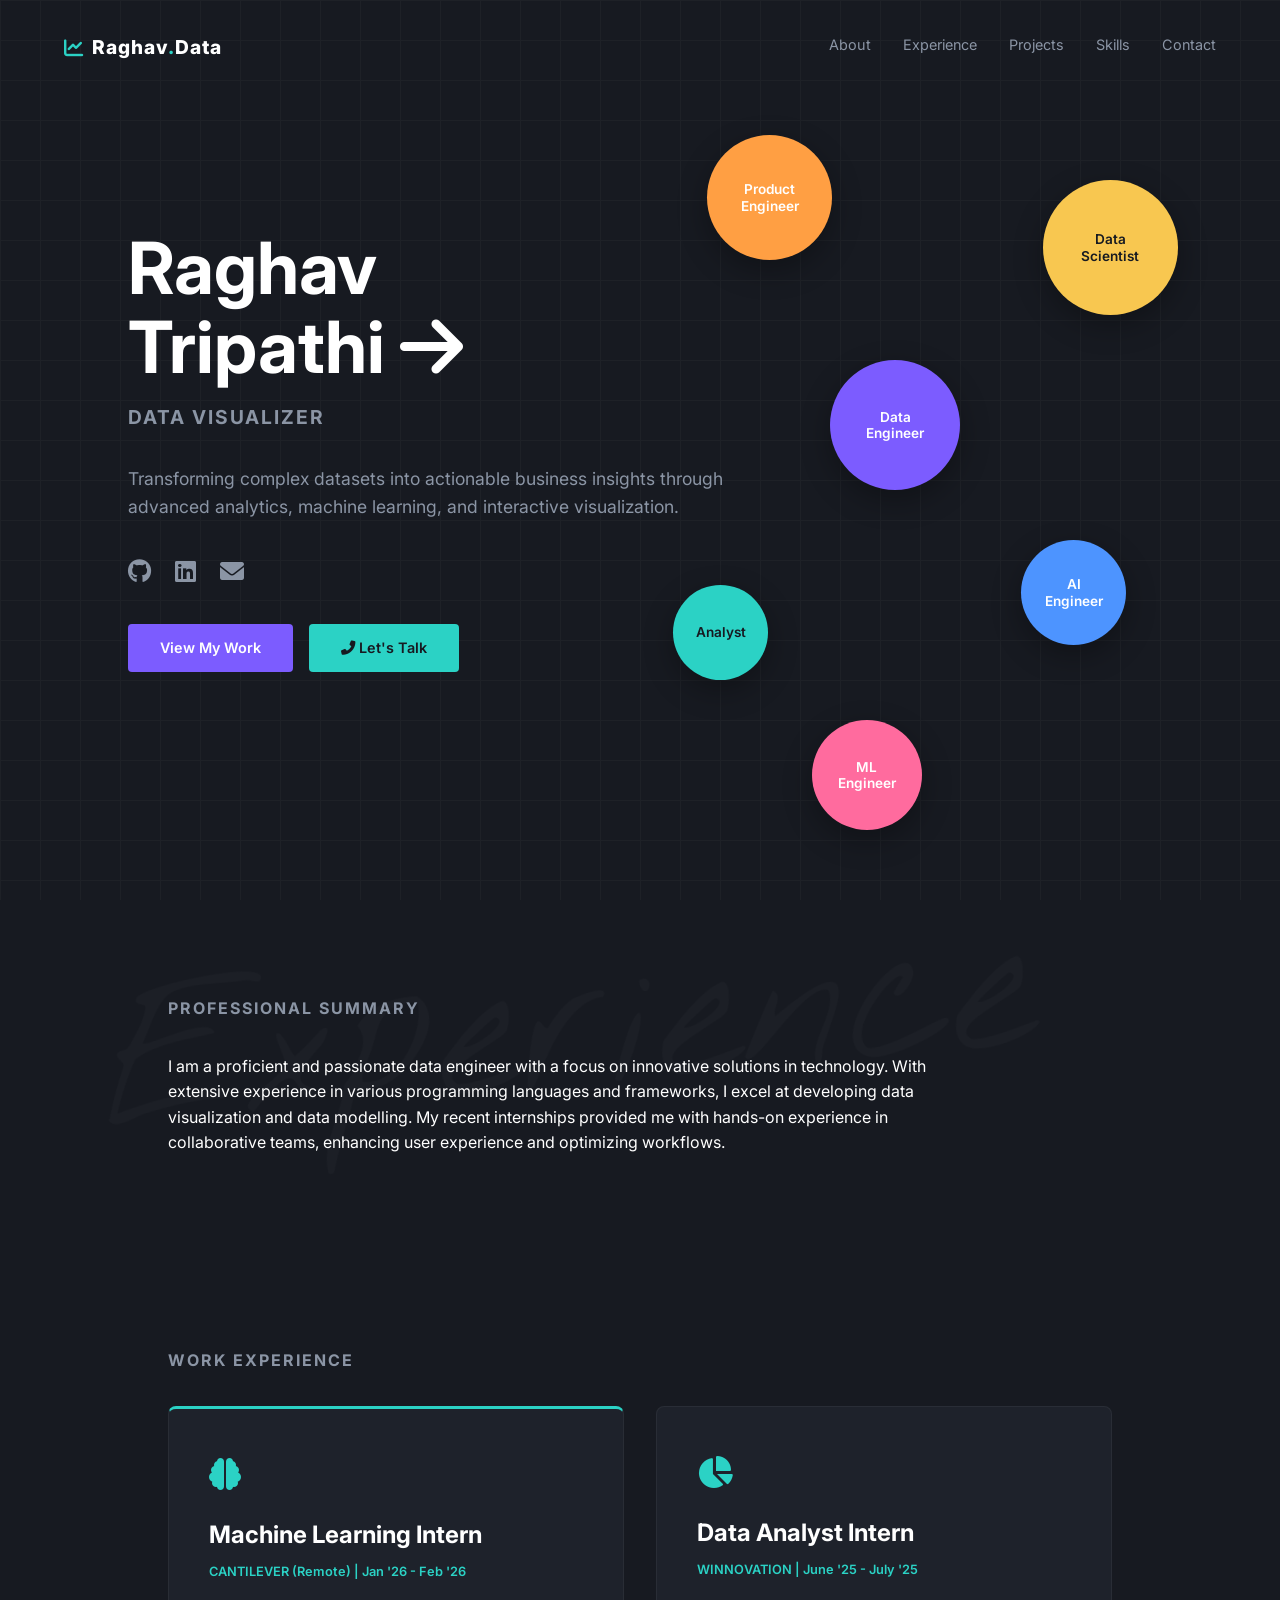
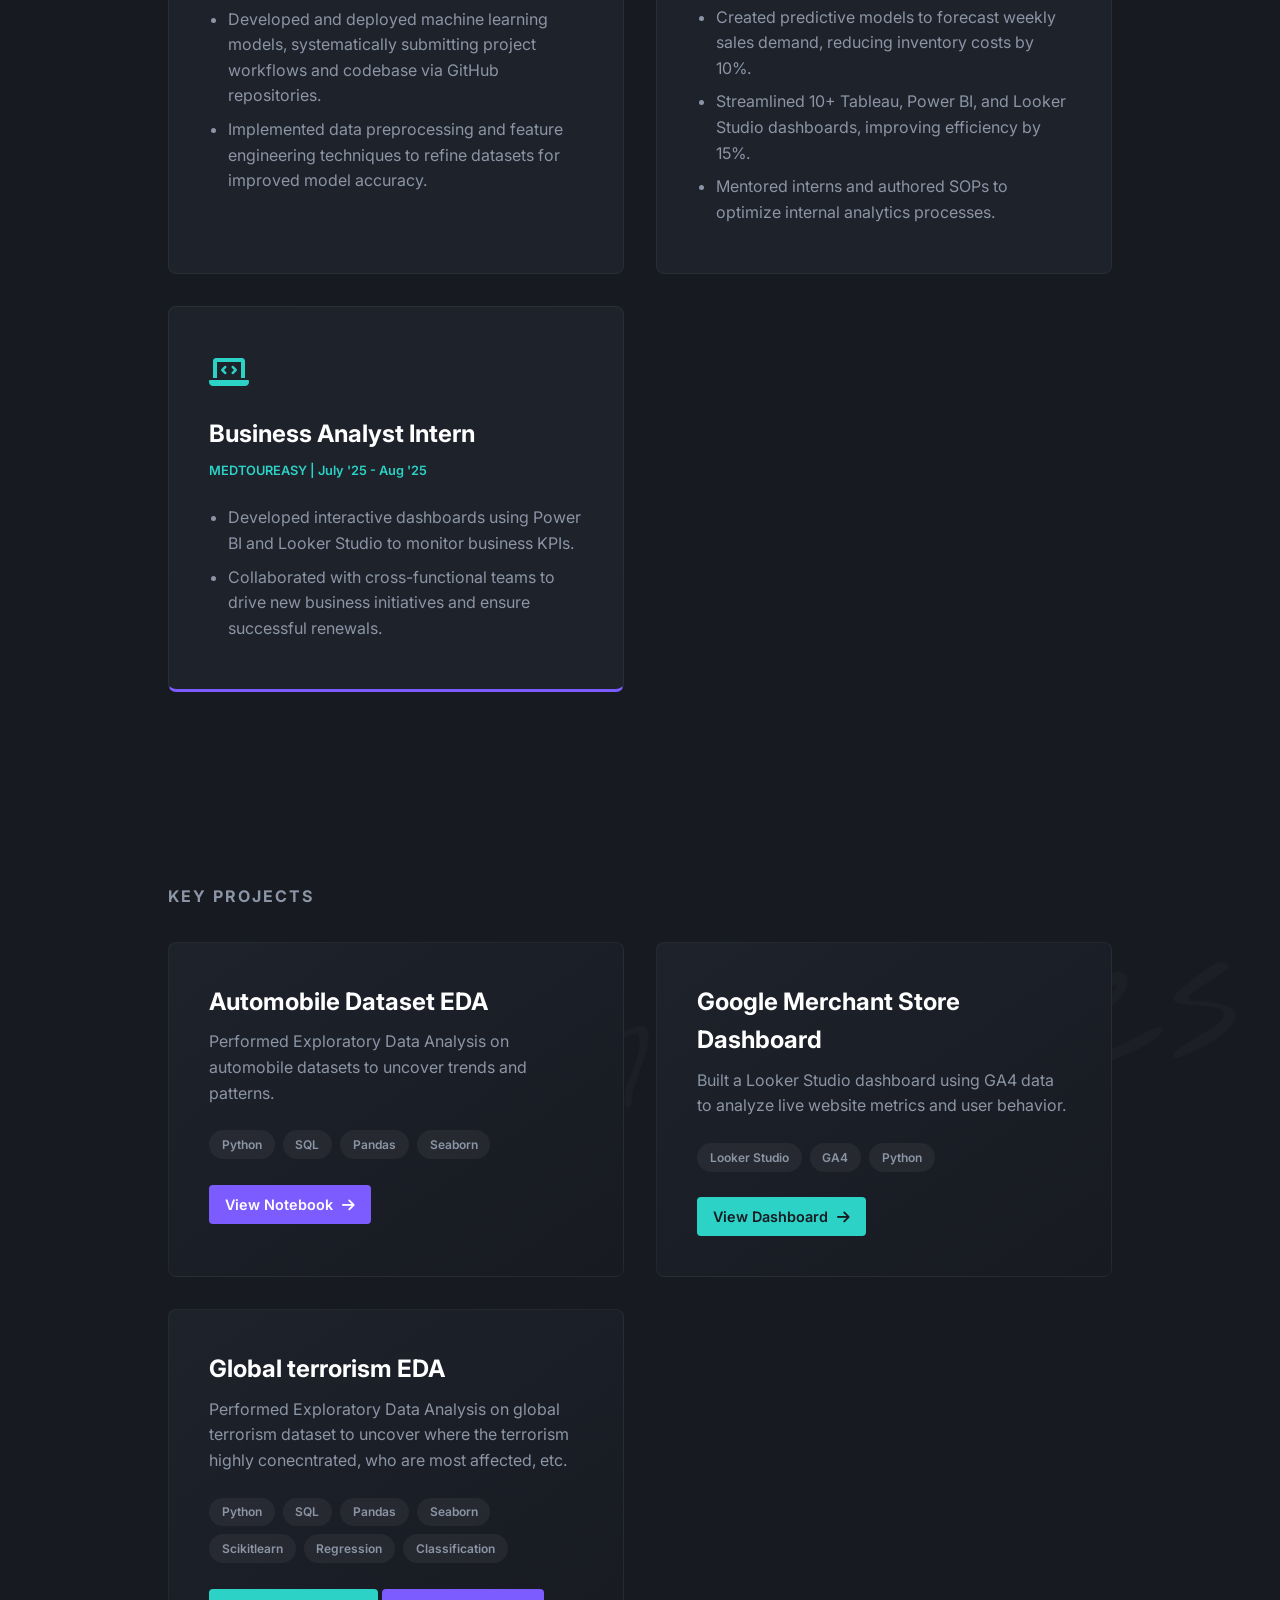
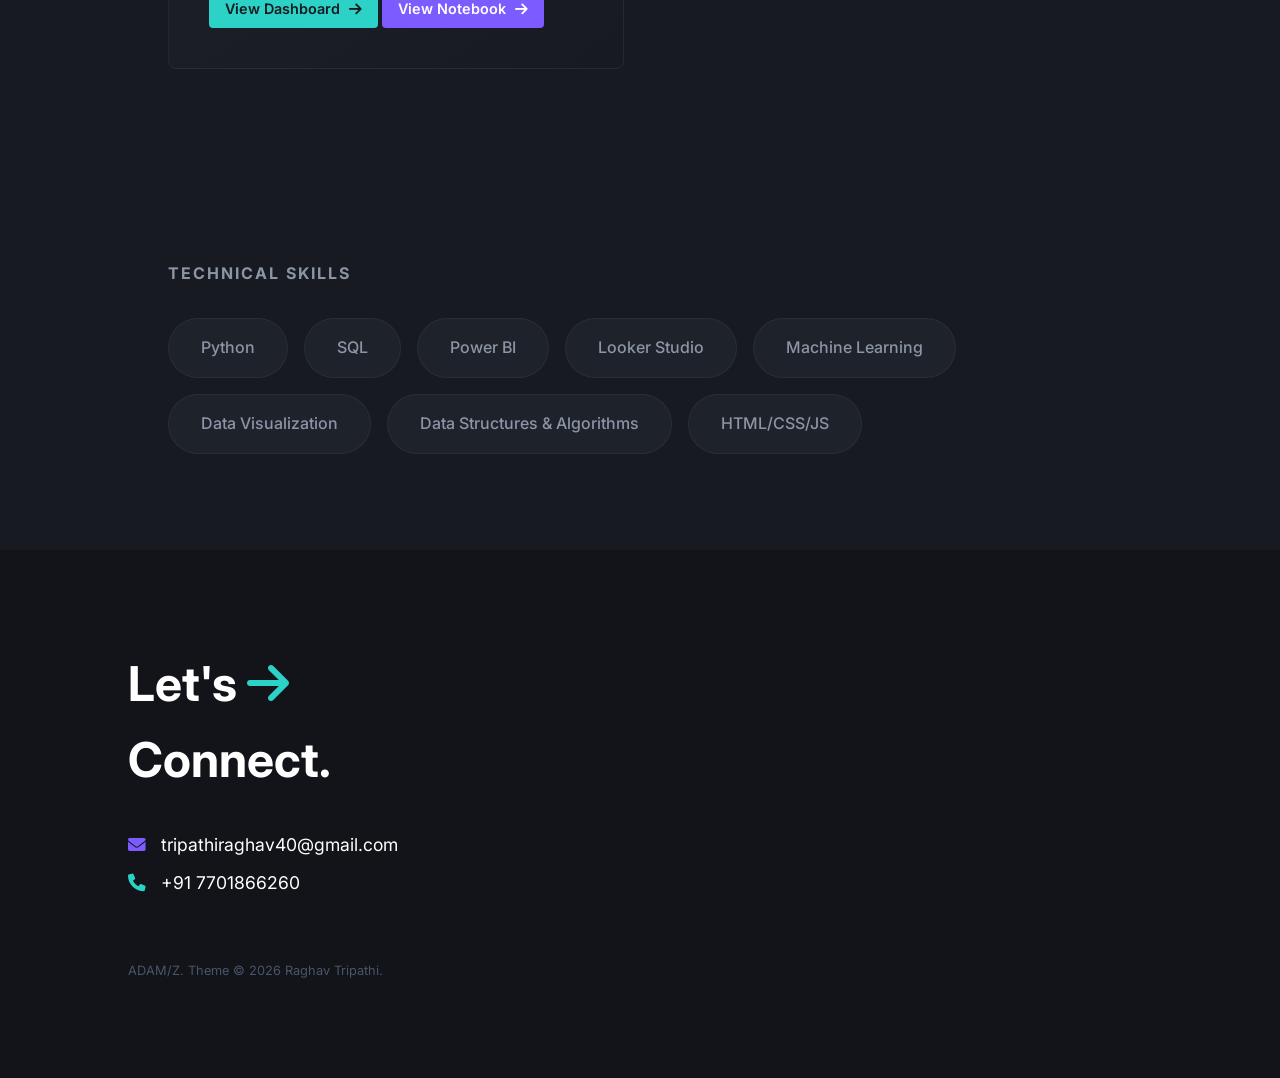
<file: index.html>
<!DOCTYPE html>
<html lang="en">
<head>
<meta charset="UTF-8">
<meta name="viewport" content="width=device-width, initial-scale=1.0">
<title>Raghav Tripathi | Data Engineer & Analyst</title>
<link rel="stylesheet" href="style.css">
<link href="https://cdnjs.cloudflare.com/ajax/libs/font-awesome/6.0.0/css/all.min.css" rel="stylesheet">
</head>
<body>

<div class="bg-graph"></div>

<nav>
<div class="logo" style="display: flex; align-items: center; gap: 8px;">
<i class="fas fa-chart-line" style="color: var(--accent-cyan);"></i> 
<span>Raghav<span style="color: var(--accent-cyan);">.</span>Data</span>
</div>
<ul>
<li><a href="#about">About</a></li>
<li><a href="#experience">Experience</a></li>
<li><a href="#projects">Projects</a></li>
<li><a href="#skills">Skills</a></li>
<li><a href="#contact">Contact</a></li>
</ul>
</nav>

<header id="hero">
<div class="bubble bubble-purple">Data<br>Engineer</div>
<div class="bubble bubble-cyan">Analyst</div>
<div class="bubble bubble-yellow">Data<br>Scientist</div>
<div class="bubble bubble-pink">ML<br>Engineer</div>
<div class="bubble bubble-blue">AI<br>Engineer</div>
<div class="bubble bubble-orange">Product<br>Engineer</div>

<div class="hero-content">
<div class="hero-content">
<h1 style="font-size: 4.5rem; line-height: 1.1; margin-bottom: 1rem;">Raghav<br>Tripathi <i class="fas fa-arrow-right" style="color: white;"></i></h1>
<h2 style="font-size: 1.2rem; text-transform: uppercase; letter-spacing: 2px; color: var(--text-muted); margin-bottom: 2rem;"> Data Visualizer</h2>
<p>Transforming complex datasets into actionable business insights through advanced analytics, machine learning, and interactive visualization.</p>

<div class="social-links">
<a href="https://github.com/raghav798tripathi" target="_blank" title="GitHub"><i class="fab fa-github"></i></a>
<a href="https://www.linkedin.com/in/raghav-tripathi-96a5aa246/" target="_blank" title="LinkedIn"><i class="fab fa-linkedin"></i></a>
<a href="mailto:tripathiraghav40@gmail.com" title="Email"><i class="fas fa-envelope"></i></a>
</div>

<div style="display: flex; gap: 1rem; justify-content: flex-start; flex-wrap: wrap; margin-top: 2rem;">
<a href="#projects" class="btn btn-purple">View My Work</a>
<a href="tel:+917701866260" class="btn btn-cyan"><i class="fas fa-phone-alt"></i> Let's Talk</a>
</div>
</div>
</header>

<section id="about" class="container relative">
<div class="watermark">Experience</div>
<h2 class="section-title">Professional Summary</h2>
<p style="max-width: 800px;">I am a proficient and passionate data engineer with a focus on innovative solutions in technology. With extensive experience in various programming languages and frameworks, I excel at developing data visualization and data modelling. My recent internships provided me with hands-on experience in collaborative teams, enhancing user experience and optimizing workflows.</p>
</section>

<section id="experience" class="container relative">
<h2 class="section-title">Work Experience</h2>
<div class="grid">

<div class="card dark-card" style="border-top: 3px solid var(--accent-cyan);">
<div class="card-icon"><i class="fas fa-brain" style="color: var(--accent-cyan);"></i></div>
<h3>Machine Learning Intern</h3>
<span class="date">CANTILEVER (Remote) | Jan '26 - Feb '26</span>
<ul>
<li>Developed and deployed machine learning models, systematically submitting project workflows and codebase via GitHub repositories.</li>
<li>Implemented data preprocessing and feature engineering techniques to refine datasets for improved model accuracy.</li>
</ul>
</div>

<div class="card dark-card">
<div class="card-icon"><i class="fas fa-chart-pie"></i></div>
<h3>Data Analyst Intern</h3>
<span class="date">WINNOVATION | June '25 - July '25</span>
<ul>
<li>Created predictive models to forecast weekly sales demand, reducing inventory costs by 10%.</li>
<li>Streamlined 10+ Tableau, Power BI, and Looker Studio dashboards, improving efficiency by 15%.</li>
<li>Mentored interns and authored SOPs to optimize internal analytics processes.</li>
</ul>
</div>

<div class="card dark-card purple-border">
<div class="card-icon"><i class="fas fa-laptop-code"></i></div>
<h3>Business Analyst Intern</h3>
<span class="date">MEDTOUREASY | July '25 - Aug '25</span>
<ul>
<li>Developed interactive dashboards using Power BI and Looker Studio to monitor business KPIs.</li>
<li>Collaborated with cross-functional teams to drive new business initiatives and ensure successful renewals.</li>
</ul>
</div>

</div>
</section>

<section id="projects" class="container relative">
<div class="watermark" style="top: 10%; right: 0; left: auto;">Analytics</div>
<h2 class="section-title">Key Projects</h2>
<div class="grid">
<div class="card project-card">
<h3>Automobile Dataset EDA</h3>
<p>Performed Exploratory Data Analysis on automobile datasets to uncover trends and patterns.</p>
<div class="tech-stack">
<span>Python</span> <span>SQL</span> <span>Pandas</span> <span>Seaborn</span>
</div>
<br>
<a href="https://colab.research.google.com/drive/1Cp6dkLqXs8l6kir7YxMTJX6oZJ4ZQV0x" target="_blank" class="btn btn-purple" style="padding: 0.5rem 1rem; font-size: 0.9rem;">View Notebook <i class="fas fa-arrow-right" style="margin-left: 5px;"></i></a>
</div>
<div class="card project-card">
<h3>Google Merchant Store Dashboard</h3>
<p>Built a Looker Studio dashboard using GA4 data to analyze live website metrics and user behavior.</p>
<div class="tech-stack">
<span>Looker Studio</span> <span>GA4</span> <span>Python</span>
</div>
<br>
<a href="https://lookerstudio.google.com/u/0/reporting/95fd171d-cdf7-48f9-a81b-b6195dd9a21d/page/eOhRF" target="_blank" class="btn btn-cyan" style="padding: 0.5rem 1rem; font-size: 0.9rem;">View Dashboard <i class="fas fa-arrow-right" style="margin-left: 5px;"></i></a>
</div>

<div class="card project-card">
<h3>Global terrorism EDA </h3>
<p>Performed Exploratory Data Analysis on global terrorism dataset to uncover where the terrorism highly conecntrated, who are most affected, etc.</p>
<div class="tech-stack">
                    <span>Python</span> <span>SQL</span> <span>Pandas</span> <span>Seaborn</span>
                    <span>Scikitlearn</span> <span>Regression</span> <span>Classification</span>
</div>
<br>
                 <a href="https://colab.research.google.com/drive/1e3IMIAIw4kHv5D0QSq6Qyil9tqHI0k-G?usp=sharing" target="_blank" class="btn btn-cyan" style="padding: 0.5rem 1rem; font-size: 0.9rem;">View Dashboard <i class="fas fa-arrow-right" style="margin-left: 5px;"></i></a>
                 <a href="https://colab.research.google.com/drive/1e3IMIAIw4kHv5D0QSq6Qyil9tqHI0k-G?usp=sharing" target="_blank" class="btn btn-purple" style="padding: 0.5rem 1rem; font-size: 0.9rem;">View Notebook <i class="fas fa-arrow-right" style="margin-left: 5px;"></i></a>
</div>
</div>
</section>

<section id="skills" class="container">
<h2 class="section-title">Technical Skills</h2>
<div class="skills-container">
<span class="skill-tag">Python</span>
<span class="skill-tag">SQL</span>
<span class="skill-tag">Power BI</span>
<span class="skill-tag">Looker Studio</span>
<span class="skill-tag">Machine Learning</span>
<span class="skill-tag">Data Visualization</span>
<span class="skill-tag">Data Structures & Algorithms</span>
<span class="skill-tag">HTML/CSS/JS</span>
</div>
</section>

<footer id="contact">
<h2 style="font-size: 3rem; margin-bottom: 2rem;">Let's <i class="fas fa-arrow-right" style="color: var(--accent-cyan);"></i><br>Connect.</h2>

<div style="margin-bottom: 3rem; font-size: 1.1rem; color: var(--text-muted);">
<p><i class="fas fa-envelope" style="color: var(--accent-purple);"></i> <a href="mailto:tripathiraghav40@gmail.com" style="color: white; text-decoration: none; margin-left: 10px;">tripathiraghav40@gmail.com</a></p>
<p style="margin-top: 10px;"><i class="fas fa-phone" style="color: var(--accent-cyan);"></i> <a href="tel:+917701866260" style="color: white; text-decoration: none; margin-left: 10px;">+91 7701866260</a></p>
</div>

<p class="copyright">ADAM/Z. Theme © 2026 Raghav Tripathi.</p>
</footer>

</body>
</html>
</file>
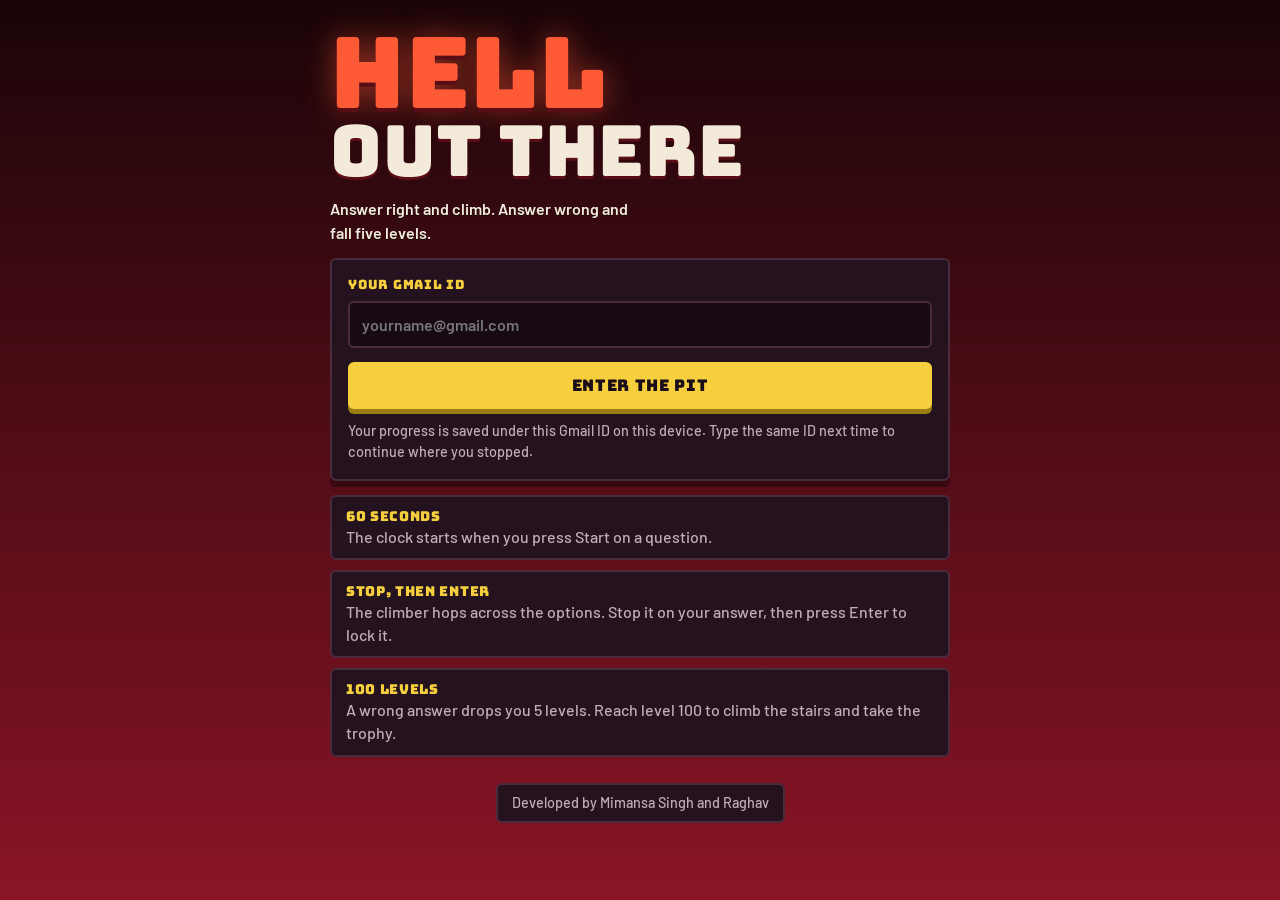
<file: hell-out-there/index.html>
<!doctype html>
<html lang="en">
<head>
<meta charset="utf-8">
<meta name="viewport" content="width=device-width,initial-scale=1,viewport-fit=cover">
<title>Hell Out There</title>
<meta name="claude:viewport-fit-sides" content="cover">
<link rel="preconnect" href="https://fonts.googleapis.com">
<link rel="preconnect" href="https://fonts.gstatic.com" crossorigin>
<link rel="stylesheet" href="https://fonts.googleapis.com/css2?family=Bungee&family=Barlow:wght@500;600;700&display=swap">
<style>
[hidden]{display:none!important}
/* Layout: one narrow column. The whole page background is an altitude gradient: level 1 is deep hell, level 100 is a gold dawn. All text sits on dark panels so it stays readable at any altitude. */
:root{
  --ink:#1a0d18;
  --panel:#24121f;
  --line:#4a2a3d;
  --bone:#f4ead9;
  --ash:#c3aab9;
  --ember:#ff5a36;
  --sulphur:#f5cf3d;
  --heaven:#46d6b0;
  --hell:#d92b3a;
  --display:'Bungee','Impact','Arial Black',sans-serif;
  --body:'Barlow','Segoe UI',system-ui,sans-serif;
  color-scheme:dark;
}
*,*::before,*::after{box-sizing:border-box}
html{color-scheme:dark}
body{
  margin:0;background:var(--ink);color:var(--bone);
  font:500 16px/1.45 var(--body);
  padding-block:18px 28px;
  padding-left:max(16px,env(safe-area-inset-left,0px));
  padding-right:max(16px,env(safe-area-inset-right,0px));
}
#sky{position:fixed;inset:0;z-index:0;background:linear-gradient(180deg,#1a0508,#8a1425)}
#app{position:relative;z-index:1;max-width:620px;margin:0 auto}
.screen{display:flex;flex-direction:column;gap:14px}
h1,h2,p{margin:0}
:focus-visible{outline:3px solid var(--bone);outline-offset:3px}

.logo{margin:10px 0 0;font:400 clamp(2.4rem,12.5vw,4.4rem)/.92 var(--display);text-transform:uppercase;letter-spacing:.01em}
.logo-hell{display:block;font-size:1.4em;color:var(--ember);text-shadow:0 4px 0 #5b0d17,0 0 30px rgba(255,90,54,.5)}
.logo-out{display:block;color:var(--bone);text-shadow:0 3px 0 #5b0d17}
.tag{color:var(--bone);font-weight:600;max-width:34ch;text-shadow:0 1px 0 rgba(0,0,0,.6)}

.panel{background:var(--panel);border:2px solid var(--line);border-radius:6px;box-shadow:0 6px 0 rgba(0,0,0,.35);padding:16px}
label{display:block;font:400 .8rem var(--display);letter-spacing:.06em;text-transform:uppercase;color:var(--sulphur);margin-bottom:8px}
input{width:100%;background:#170a15;color:var(--bone);border:2px solid var(--line);border-radius:6px;padding:12px;font:600 1rem var(--body)}
input:focus-visible{outline:3px solid var(--sulphur);outline-offset:1px}
.err{color:#ff9a8a;font-weight:600;margin-top:8px}
.fine{color:var(--ash);font-size:.9rem;margin-top:12px}
#login .btn{margin-top:14px;width:100%}

.btn{
  font:400 1rem var(--display);letter-spacing:.04em;text-transform:uppercase;
  border:0;border-radius:6px;padding:13px 18px;cursor:pointer;
  color:var(--ink);background:var(--sulphur);box-shadow:0 5px 0 #9a7d12;
  transition:transform .08s,box-shadow .08s;
}
.btn:active:not(:disabled){transform:translateY(4px);box-shadow:0 1px 0 #9a7d12}
.btn:disabled{opacity:.38;cursor:not-allowed}
.btn-stop{background:var(--ember);color:#fff;box-shadow:0 5px 0 #8f2410}
.btn-stop:active:not(:disabled){box-shadow:0 1px 0 #8f2410}
.btn-lock,.btn-win{background:var(--heaven);box-shadow:0 5px 0 #1f7f69}
.btn-lock:active:not(:disabled){box-shadow:0 1px 0 #1f7f69}
.btn-ghost{background:var(--panel);color:var(--bone);border:2px solid var(--line);box-shadow:none;padding:9px 12px;font-size:.8rem}
.btn-ghost:active:not(:disabled){box-shadow:none}

.rules{display:grid;gap:10px;margin:0;padding:0;list-style:none}
.rules li{background:var(--panel);border:2px solid var(--line);border-radius:6px;padding:10px 14px}
.rules b{display:block;font:400 .85rem var(--display);color:var(--sulphur);letter-spacing:.05em;text-transform:uppercase}
.rules span{color:var(--ash)}

.credit{display:block;width:fit-content;max-width:100%;margin:26px auto 0;padding:8px 14px;background:var(--panel);border:2px solid var(--line);border-radius:6px;text-align:center;font-size:.9rem;color:var(--ash)}

/* menu */
.hello{font:400 clamp(1.4rem,6vw,2rem)/1.1 var(--display);text-transform:uppercase;overflow-wrap:anywhere}
.hello span{color:var(--sulphur)}
.menu-top{display:flex;gap:12px;align-items:flex-start;justify-content:space-between}
#m-cards{display:grid;gap:14px}
.dcard{display:grid;gap:8px;text-align:left;width:100%;color:var(--bone);cursor:pointer;font:inherit;background:var(--panel);border:2px solid var(--line);border-radius:6px;padding:16px;box-shadow:0 6px 0 rgba(0,0,0,.35);transition:transform .08s,border-color .08s}
.dcard:hover{border-color:var(--sulphur)}
.dcard:active{transform:translateY(4px);box-shadow:0 2px 0 rgba(0,0,0,.35)}
.dcard-h{display:flex;justify-content:space-between;align-items:baseline;gap:10px;flex-wrap:wrap}
.dcard-n{font:400 1.5rem var(--display);text-transform:uppercase}
.dcard-c{color:var(--ash);font-weight:600}
.dcard-l{font-weight:700}
.dcard-s{color:var(--ash);font-size:.9rem}
.dcard.easy .dcard-n{color:var(--heaven)}
.dcard.medium .dcard-n{color:var(--sulphur)}
.dcard.hard .dcard-n{color:var(--ember)}

.bar{height:10px;background:#170a15;border:2px solid var(--line);border-radius:6px;overflow:hidden}
.bar i{display:block;height:100%;width:0;background:linear-gradient(90deg,var(--ember),var(--sulphur),var(--heaven));transition:width .5s}

/* game */
.gbar{display:flex;align-items:center;justify-content:space-between;gap:8px}
.chip{background:var(--panel);border:2px solid var(--line);border-radius:6px;padding:7px 10px;font:400 .78rem var(--display);letter-spacing:.04em;text-transform:uppercase;text-align:center}
.lvl-row{display:flex;align-items:flex-end;justify-content:space-between;gap:12px}
.lvl-n{font:400 clamp(2.2rem,10vw,3rem)/1 var(--display);color:var(--sulphur)}
.lvl-of{font:400 1rem var(--display);color:var(--ash);margin-left:6px}
.lvl-lab{font:400 .7rem var(--display);letter-spacing:.08em;color:var(--ash);text-transform:uppercase}
.clock{font:400 clamp(2rem,9vw,2.6rem)/1 var(--display);font-variant-numeric:tabular-nums;color:var(--bone);text-align:right}
.clock.urgent{color:var(--ember);animation:throb .6s ease-in-out infinite alternate}
@keyframes throb{to{transform:scale(1.08)}}
.meter-lab{display:flex;justify-content:space-between;margin-top:12px;font:400 .68rem var(--display);letter-spacing:.08em;text-transform:uppercase;color:var(--ash)}
.meter-lab+.bar{margin-top:5px}
.timer{margin-top:12px}
.timer i{background:var(--heaven);transition:width .1s linear,background .3s}
.timer i.mid{background:var(--sulphur)}
.timer i.low{background:var(--ember)}

.qcat{font:400 .72rem var(--display);letter-spacing:.1em;text-transform:uppercase;color:var(--sulphur);margin-bottom:8px}
#g-q{font:700 clamp(1.15rem,5vw,1.5rem)/1.25 var(--body);overflow-wrap:anywhere}

.stage{position:relative;padding-top:46px}
.opts{display:grid;grid-template-columns:1fr 1fr;gap:54px 12px}
.tile{display:flex;gap:10px;align-items:flex-start;min-width:0;min-height:84px;background:#321a2b;border:2px solid var(--line);border-radius:6px;padding:12px;font-weight:600;line-height:1.25;overflow-wrap:anywhere;transition:background .15s,border-color .15s}
.tile b{flex:none;width:1.3em;font:400 .95rem var(--display);color:var(--sulphur)}
.tile.on{border-color:var(--sulphur);background:#4a2740;box-shadow:0 0 0 3px rgba(245,207,61,.35)}
.tile.right{border-color:var(--heaven);background:#12443c;box-shadow:0 0 0 3px rgba(70,214,176,.35)}
.tile.wrong{border-color:var(--hell);background:#5a1420;box-shadow:0 0 0 3px rgba(217,43,58,.4)}
#runner{position:absolute;left:0;top:0;width:40px;height:58px;z-index:2;pointer-events:none;transition:transform .2s cubic-bezier(.34,1.56,.64,1);filter:drop-shadow(0 4px 0 rgba(0,0,0,.4))}
#runner svg{display:block;width:40px;height:58px;animation:bob .7s ease-in-out infinite alternate}
@keyframes bob{to{transform:translateY(-4px) rotate(4deg)}}

.status{background:var(--panel);border:2px solid var(--line);border-radius:6px;padding:10px 14px;font-weight:600;text-align:center;min-height:3em}
.ctrl{display:grid;grid-template-columns:repeat(3,1fr);gap:10px}
.ctrl .btn{padding:14px 4px;font-size:clamp(.8rem,3.9vw,1rem)}
.ctrl .btn-lock{color:var(--ink)}

/* overlays */
.ov{position:fixed;inset:0;z-index:20;display:grid;place-items:center;padding:20px;overflow:auto;background:radial-gradient(circle at 50% 25%,#8a1425,#1a0508 72%)}
.ov-box{width:100%;max-width:420px;text-align:center;display:grid;gap:12px}
.pit{position:relative;height:150px;overflow:hidden}
.faller{position:absolute;left:50%;top:0;margin-left:-20px;width:40px;height:58px;animation:fall 1.5s cubic-bezier(.5,0,1,.7) forwards}
@keyframes fall{from{transform:translateY(-70px) rotate(0)}to{transform:translateY(190px) rotate(560deg) scale(.55)}}
.ov h2{font:400 clamp(2.4rem,13vw,3.6rem)/1 var(--display);color:var(--ember);text-shadow:0 4px 0 #5b0d17;text-transform:uppercase}
.ov .ans{font-weight:700}
.ov .drop{font:400 1.1rem var(--display);color:var(--sulphur);text-transform:uppercase}
#boom{position:fixed;inset:0;z-index:15;display:grid;place-items:center;text-align:center;pointer-events:none;padding:16px}
.boom-w{font:400 clamp(3rem,17vw,6.4rem)/1 var(--display);color:var(--sulphur);text-shadow:0 5px 0 #7a5a00,0 0 44px rgba(70,214,176,.7);animation:pop .5s cubic-bezier(.2,1.8,.4,1)}
.boom-s{margin-top:10px;display:inline-block;background:var(--panel);border:2px solid var(--line);border-radius:6px;padding:6px 14px;font:400 1rem var(--display);text-transform:uppercase}
@keyframes pop{from{transform:scale(.2);opacity:0}to{transform:scale(1);opacity:1}}
#fx{position:fixed;inset:0;z-index:16;pointer-events:none}

/* win */
.win{display:grid;gap:14px;text-align:center}
.win-h{font:400 clamp(1.8rem,9vw,2.8rem)/1 var(--display);color:var(--sulphur);text-transform:uppercase}
#stairs{display:block;width:100%;max-width:100%;height:auto;background:linear-gradient(180deg,#1f5a7a,#f5d98a);border:2px solid var(--line);border-radius:6px}
#stairs .stp{transition:opacity .25s}
#climber{transition:transform .26s ease-out}
#stairs .tro{transition:filter .6s}
#stairs .tro.glow{filter:drop-shadow(0 0 8px #fff6c9) drop-shadow(0 0 18px #f5cf3d)}
.trophy-big{width:min(220px,70%);height:auto;margin:0 auto;display:block;filter:drop-shadow(0 0 16px rgba(245,207,61,.7));animation:shine 2s ease-in-out infinite alternate}
@keyframes shine{to{filter:drop-shadow(0 0 28px rgba(245,207,61,1))}}
#w-card{display:grid;gap:12px;justify-items:center}
#w-line{font-weight:700;overflow-wrap:anywhere}

@media (prefers-reduced-motion:reduce){
  *,*::before,*::after{animation:none!important;transition:none!important}
}
</style>

</head>
<body>
<div id="sky" aria-hidden="true"></div>
<main id="app">

  <section id="s-login" class="screen">
    <h1 class="logo"><span class="logo-hell">Hell</span><span class="logo-out">Out There</span></h1>
    <p class="tag">Answer right and climb. Answer wrong and fall five levels.</p>
    <form id="login" class="panel" novalidate>
      <label for="email">Your Gmail ID</label>
      <input id="email" type="email" autocomplete="email" inputmode="email" placeholder="yourname@gmail.com" spellcheck="false">
      <p id="login-err" class="err" role="alert" hidden></p>
      <button class="btn" type="submit">Enter the pit</button>
      <p class="fine">Your progress is saved under this Gmail ID on this device. Type the same ID next time to continue where you stopped.</p>
    </form>
    <ul class="rules">
      <li><b>60 seconds</b><span>The clock starts when you press Start on a question.</span></li>
      <li><b>Stop, then Enter</b><span>The climber hops across the options. Stop it on your answer, then press Enter to lock it.</span></li>
      <li><b>100 levels</b><span>A wrong answer drops you 5 levels. Reach level 100 to climb the stairs and take the trophy.</span></li>
    </ul>
  </section>

  <section id="s-menu" class="screen" hidden>
    <div class="menu-top">
      <h2 class="hello">Welcome,<br><span id="m-name"></span></h2>
      <button class="btn btn-ghost" id="m-switch" type="button">Switch user</button>
    </div>
    <p class="tag">Pick how hard the climb is.</p>
    <div id="m-cards"></div>
  </section>

  <section id="s-game" class="screen" hidden>
    <div class="gbar">
      <button class="btn btn-ghost" id="g-back" type="button">← Menu</button>
      <span class="chip" id="g-diff"></span>
      <button class="btn btn-ghost" id="g-mute" type="button" aria-pressed="false">Sound on</button>
    </div>
    <div class="panel">
      <div class="lvl-row">
        <div><div class="lvl-lab">Level</div><span class="lvl-n" id="g-level">1</span><span class="lvl-of">/ 100</span></div>
        <div class="clock" id="g-clock" aria-label="Seconds left">60</div>
      </div>
      <div class="meter-lab"><span>Hell</span><span>Heaven</span></div>
      <div class="bar"><i id="g-meter"></i></div>
      <div class="bar timer" aria-hidden="true"><i id="g-timer" style="width:100%"></i></div>
    </div>
    <div class="panel">
      <p class="qcat" id="g-cat"></p>
      <h2 id="g-q"></h2>
    </div>
    <div class="stage">
      <div class="opts" id="opts"></div>
      <div id="runner" aria-hidden="true"></div>
    </div>
    <p class="status" id="g-status" aria-live="polite"></p>
    <div class="ctrl">
      <button class="btn" id="b-start" type="button">Start</button>
      <button class="btn btn-stop" id="b-stop" type="button">Stop</button>
      <button class="btn btn-lock" id="b-enter" type="button">Enter</button>
    </div>
  </section>

  <section id="s-win" class="screen" hidden>
    <div class="panel win">
      <h2 class="win-h">You escaped hell</h2>
      <p id="w-sub"></p>
      <svg id="stairs" viewBox="0 0 360 280" role="img" aria-label="A climber walking up ten stairs toward a golden trophy"></svg>
      <button class="btn btn-win" id="w-take" type="button" hidden>Take your trophy</button>
      <div id="w-card" hidden>
        <div id="w-trophy" style="width:100%"></div>
        <p id="w-line"></p>
        <button class="btn" id="w-menu" type="button">Back to menu</button>
      </div>
    </div>
  </section>

  <footer class="credit">Developed by Mimansa Singh and Raghav</footer>
</main>

<div id="ov" class="ov" hidden></div>
<div id="boom" hidden></div>
<canvas id="fx" aria-hidden="true"></canvas>

<script>
/* ---------- Question engine (no DOM use) ---------- */
var R=function(a,b){return Math.floor(Math.random()*(b-a+1))+a};
var pick=function(a){return a[R(0,a.length-1)]};
var shuf=function(a){var b=a.slice();for(var i=b.length-1;i>0;i--){var j=R(0,i);var t=b[i];b[i]=b[j];b[j]=t}return b};
var gcd=function(a,b){return b?gcd(b,a%b):a};
var fmtN=function(n){return String(n).replace('-','−')};
var ord=function(n){var s=['th','st','nd','rd'],v=n%100;return n+(s[(v-20)%10]||s[v]||s[0])};
var Q=function(q,a,w,cat){return{q:q,a:a,w:w,cat:cat}};

/* numeric options: correct c, candidate wrong values, formatter, minimum allowed */
function nums(c,cands,fmt,min){
  fmt=fmt||fmtN; if(min===undefined)min=-Infinity;
  var out=[],seen={};seen[c]=1;
  shuf(cands).forEach(function(x){if(out.length<3&&x>=min&&!seen[x]&&isFinite(x)&&x===Math.round(x*100)/100){seen[x]=1;out.push(x)}});
  for(var k=1;out.length<3&&k<500;k++){[c+k,c-k].forEach(function(x){if(out.length<3&&x>=min&&!seen[x]){seen[x]=1;out.push(x)}})}
  return{a:fmt(c),w:out.map(fmt)};
}
function frac(n,d){var g=gcd(n,d);return(n/g)+'/'+(d/g)}
function term(c,v){var s=c<0?'−':'+';var m=Math.abs(c);return' '+s+' '+(v&&m===1?'':m)+v}

var NAMES=['Riya','Aman','Meena','Rohan','Sana','Kabir','Isha','Dev'];

var EASY_MATH=[
 function(){var a=R(12,60),b=R(11,39),c=a+b,o=nums(c,[c+1,c-1,c+10,c-10,c+2,c-2],fmtN,0);return Q(a+' + '+b+' = ?',o.a,o.w,'math')},
 function(){var a=R(30,99),b=R(11,a-10),c=a-b,o=nums(c,[c+1,c-1,c+10,c-10,c+2,c-2],fmtN,0);return Q(a+' − '+b+' = ?',o.a,o.w,'math')},
 function(){var a=R(2,10),b=R(2,10),c=a*b,o=nums(c,[c+a,c-a,c+b,c-b,c+1,c-1],fmtN,0);return Q(a+' × '+b+' = ?',o.a,o.w,'math')},
 function(){var b=R(2,9),q=R(2,10),a=b*q,o=nums(q,[q+1,q-1,q+2,q-2,q+b],fmtN,1);return Q(a+' ÷ '+b+' = ?',o.a,o.w,'math')},
 function(){var n=pick(NAMES),a=R(5,30),b=R(3,20),c=a+b,o=nums(c,[c+1,c-1,c+2,c-2,a,b],fmtN,0);return Q(n+' has '+a+' apples and buys '+b+' more. How many apples does '+n+' have now?',o.a,o.w,'math')},
 function(){var s=R(1,9),d=R(2,6),c=s+4*d,o=nums(c,[c+1,c-1,c+d,c-d,c+2],fmtN,0);return Q('What comes next? '+s+', '+(s+d)+', '+(s+2*d)+', '+(s+3*d)+', ?',o.a,o.w,'math')},
 function(){var s=R(2,12),c=4*s,o=nums(c,[2*s,s*s,c+4,c-4,c+s,c-s],fmtN,1);return Q('A square has sides of '+s+' cm. What is its perimeter?',o.a,o.w,'math')},
 function(){var n=pick(NAMES),a=R(20,60),b=R(5,a-5),c=a-b,o=nums(c,[c+1,c-1,c+10,c-10,a+b],fmtN,0);return Q(n+' had '+a+' stickers and gave away '+b+'. How many stickers are left?',o.a,o.w,'math')}
];
var MED_MATH=[
 function(){var p=pick([10,20,25,50]),n=R(2,20)*20,c=n*p/100,o=nums(c,[c+p,c-p,c*2,c+10,c-10,c+5],fmtN,1);return Q('What is '+p+'% of '+n+'?',o.a,o.w,'math')},
 function(){var x=R(1,12),a=R(2,9),b=R(1,20),c=a*x+b,o=nums(x,[x+1,x-1,x+2,x-2,x+3],fmtN,1);return Q('Solve for x: '+a+'x + '+b+' = '+c,o.a,o.w,'math')},
 function(){var l=R(4,20),w=R(2,l-1),c=l*w,u=function(n){return n+' cm²'},o=nums(c,[2*(l+w),c+l,c-l,c+w,c-w,l+w],u,1);return Q('Find the area of a rectangle with length '+l+' cm and width '+w+' cm.',o.a,o.w,'math')},
 function(){var l=R(4,20),w=R(2,l-1),c=2*(l+w),u=function(n){return n+' cm'},o=nums(c,[l*w,c+2,c-2,c+4,c-4,l+w],u,1);return Q('Find the perimeter of a rectangle with length '+l+' cm and width '+w+' cm.',o.a,o.w,'math')},
 function(){var b=R(3,15)*2,h=R(3,14),c=b*h/2,u=function(n){return n+' cm²'},o=nums(c,[b*h,c+b,c-b,c+h,c-h,b+h],u,1);return Q('Find the area of a triangle with base '+b+' cm and height '+h+' cm.',o.a,o.w,'math')},
 function(){var p=pick([[4,6],[6,8],[5,10],[9,12],[8,12],[10,15],[12,18],[14,21]]),l=p[0]*p[1]/gcd(p[0],p[1]),o=nums(l,[p[0]*p[1],l*2,l+6,l-6,l+12,l+p[0]],fmtN,1);return Q('What is the LCM of '+p[0]+' and '+p[1]+'?',o.a,o.w,'math')},
 function(){var p=pick([[12,18],[16,24],[20,30],[18,27],[24,36],[28,42],[15,25]]),g=gcd(p[0],p[1]),o=nums(g,[1,2,3,4,5,6,g+1,g*2,g+2],fmtN,1);return Q('What is the HCF of '+p[0]+' and '+p[1]+'?',o.a,o.w,'math')},
 function(){var P=pick([1000,2000,5000]),r=pick([5,10]),t=pick([2,3]),c=P*r*t/100,u=function(n){return'₹'+n},o=nums(c,[c*2,c+P/10,c-P/10,P*r/100,c+100,c-100],u,1);return Q('Find the simple interest on ₹'+P+' at '+r+'% per year for '+t+' years.',o.a,o.w,'math')},
 function(){var n=R(11,25),o=nums(n,[n+1,n-1,n+2,n-2,n*2,n+10],fmtN,1);return Q('What is the square root of '+(n*n)+'?',o.a,o.w,'math')},
 function(){var a=R(2,5),b=R(a+1,7),k=R(10,30),N=k*(a+b),c=k*b,o=nums(c,[k*a,N,c+k,c-k,c+2*k],function(n){return'₹'+n},1);return Q('₹'+N+' is divided between two friends in the ratio '+a+':'+b+'. How much is the bigger share?',o.a,o.w,'math')},
 function(){var a=[R(5,30),R(5,30),R(5,30),R(5,30)],s=a[0]+a[1]+a[2]+a[3],e=(5-s%5)%5+5*R(1,3),m=(s+e)/5,o=nums(m,[m+1,m-1,m+2,m-2,m+3],fmtN,1);return Q('What is the mean of '+a.concat([e]).join(', ')+'?',o.a,o.w,'math')},
 function(){var a=-R(5,20),b=R(3,18),c=a+b,o=nums(c,[c+2,c-2,-c,a-b,c+1,c-1],fmtN);return Q('Find the value of ('+fmtN(a)+') + '+b+'.',o.a,o.w,'math')},
 function(){var r=pick([7,14,21]),c=22*r*r/7,o=nums(c,[2*c,c/2,44*r/7,c+22,c-22],fmtN,1);return Q('Find the area of a circle of radius '+r+' cm. (Take π = 22/7)',o.a+' cm²',o.w.map(function(w){return w+' cm²'}),'math')}
];
var HARD_MATH=[
 function(){
  var r1,r2;do{r1=R(-6,6);r2=R(-6,6)}while(!r1||!r2||Math.abs(r1)===Math.abs(r2));
  var b=-(r1+r2),c=r1*r2;
  var f=function(x,y){var s=[x,y].sort(function(m,n){return m-n});return fmtN(s[0])+' and '+fmtN(s[1])};
  var A=Math.abs(r1),B=Math.abs(r2),cor=f(r1,r2),seen={};seen[cor]=1;var w=[];
  [[-r1,-r2],[A,B],[-A,-B],[r1,-r2],[-r1,r2]].forEach(function(p){var s=f(p[0],p[1]);if(!seen[s]&&w.length<3){seen[s]=1;w.push(s)}});
  return Q('Find the roots of x²'+term(b,'x')+term(c,'')+' = 0',cor,w,'math');
 },
 function(){var a=R(2,15),d=R(2,9),n=R(10,25),c=a+(n-1)*d,o=nums(c,[c+d,c-d,a+n*d,a+(n-2)*d,c+a,c+2],fmtN,1);return Q('In an AP the first term is '+a+' and the common difference is '+d+'. Find its '+ord(n)+' term.',o.a,o.w,'math')},
 function(){var n=pick([10,12,14,16,20]),a=R(2,10),d=R(2,6),c=n*(2*a+(n-1)*d)/2,o=nums(c,[n*(2*a+(n-1)*d),c+n,c-n,c+d*n,c-d*n,c+a],fmtN,1);return Q('Find the sum of the first '+n+' terms of the AP whose first term is '+a+' and common difference is '+d+'.',o.a,o.w,'math')},
 function(){var t=pick([[3,4,5],[5,12,13],[8,15,17]]),k=R(1,3),x=R(-5,5),y=R(-5,5),P=function(a,b){return'('+fmtN(a)+', '+fmtN(b)+')'},c=t[2]*k,o=nums(c,[t[0]*k+t[1]*k,c+1,c-1,c+2,t[1]*k,c*c],function(n){return n+' units'},1);return Q('Find the distance between the points '+P(x,y)+' and '+P(x+t[0]*k,y+t[1]*k)+'.',o.a,o.w,'math')},
 function(){var r=pick([7,14]),h=R(2,9),c=22*r*r*h/7,u=function(n){return n+' cm³'},o=nums(c,[2*c,c+22*r,c-22*r,c+22*h,c-22*h,c+100],u,1);return Q('Find the volume of a cylinder with radius '+r+' cm and height '+h+' cm. (Take π = 22/7)',o.a,o.w,'math')},
 function(){
  var r=R(2,9),b=R(2,9);while(b===r)b=R(2,9);var t=r+b,cor=frac(r,t),seen={};seen[cor]=1;var w=[];
  [frac(b,t),frac(r,b),frac(b,r),frac(r+1,t),frac(r,t+1),frac(t,r)].forEach(function(s){if(!seen[s]&&w.length<3){seen[s]=1;w.push(s)}});
  return Q('A bag has '+r+' red marbles and '+b+' blue marbles. One marble is picked at random. What is the probability that it is red?',cor,w,'math');
 },
 function(){var n=R(5,12),c=(n-2)*180,u=function(x){return x+'°'},o=nums(c,[n*180,(n-1)*180,(n-2)*90,(n-3)*180,c+90,c-90],u,1);return Q('What is the sum of the interior angles of a polygon with '+n+' sides?',o.a,o.w,'math')},
 function(){var a=R(1,4),b=R(-8,8)||3,c=R(-5,5)||2,D=b*b-4*a*c,o=nums(D,[b*b+4*a*c,b*b-2*a*c,4*a*c-b*b,D+4,D-4,D+2*a],fmtN);return Q('Find the discriminant of the equation '+(a===1?'':a)+'x²'+term(b,'x')+term(c,'')+' = 0.',o.a,o.w,'math')},
 function(){var x=R(1,9),y=R(1,9);while(y===x)y=R(1,9);var s=x+y,p=x*y,c=s*s-2*p,o=nums(c,[s*s-p,s*s+2*p,s*s-4*p,s*s,c+2,c-2],fmtN,1);return Q('If x + y = '+s+' and xy = '+p+', what is the value of x² + y²?',o.a,o.w,'math')},
 function(){var x=R(3,12),y=R(1,x-1),o=nums(x,[y,x+1,x-1,x+y,x+2,x-2],fmtN,1);return Q('If x + y = '+(x+y)+' and x − y = '+(x-y)+', what is the value of x?',o.a,o.w,'math')}
];
var HARD_TRIG=[
 ['What is the value of sin 30°?','1/2','√3/2','1','1/√2'],
 ['What is the value of tan 60°?','√3','1/√3','1','√3/2'],
 ['What is the value of sin 45°?','1/√2','1/2','√3/2','1'],
 ['What is the value of cos 30°?','√3/2','1/2','1/√2','1'],
 ['What is the value of tan 45° + sin 90°?','2','1','0','1/2'],
 ['What is the value of sin²θ + cos²θ?','1','0','2','sin 2θ'],
 ['What is the value of 2 sin 30° cos 30°?','√3/2','1/2','1','√3']
];

var EASY_GK=[
 ['What is the capital of India?','New Delhi','Mumbai','Kolkata','Chennai'],
 ['Which animal is the national animal of India?','Tiger','Lion','Elephant','Leopard'],
 ['How many days are there in a week?','7','5','6','8'],
 ['Which is the national bird of India?','Peacock','Parrot','Sparrow','Crow'],
 ['How many colours are there in a rainbow?','7','5','6','8'],
 ['Which festival is known as the festival of lights?','Diwali','Holi','Eid','Baisakhi'],
 ['How many months are there in a year?','12','10','11','13'],
 ['Which is the national flower of India?','Lotus','Rose','Marigold','Jasmine'],
 ['What is the currency of India?','Rupee','Dollar','Yen','Pound'],
 ['Who is called the Father of the Nation in India?','Mahatma Gandhi','Jawaharlal Nehru','Subhas Chandra Bose','Sardar Patel'],
 ['In which city is the Taj Mahal?','Agra','Delhi','Jaipur','Lucknow'],
 ['Which is the largest ocean on Earth?','Pacific Ocean','Atlantic Ocean','Indian Ocean','Arctic Ocean'],
 ['How many continents are there?','7','5','6','8'],
 ['How many sides does a hexagon have?','6','5','7','8'],
 ['Which colour is at the top of the Indian flag?','Saffron','White','Green','Blue'],
 ['On which day do we celebrate Independence Day in India?','15 August','26 January','2 October','14 November'],
 ['Which is the biggest animal on land?','Elephant','Giraffe','Rhinoceros','Hippopotamus'],
 ['How many letters are there in the English alphabet?','26','24','25','28'],
 ['Which is the national fruit of India?','Mango','Apple','Banana','Orange']
];
var EASY_SCI=[
 ['Which gas do we breathe in to stay alive?','Oxygen','Carbon dioxide','Nitrogen','Hydrogen'],
 ['Which animal gives us milk?','Cow','Lion','Snake','Eagle'],
 ['Plants make their food using which of these?','Sunlight','Moonlight','Sand','Plastic'],
 ['In which direction does the Sun rise?','East','West','North','South'],
 ['Water becomes what when it freezes?','Ice','Steam','Smoke','Sand'],
 ['How many legs does a spider have?','8','6','4','10'],
 ['Which organ pumps blood around the body?','Heart','Lungs','Brain','Stomach'],
 ['Which star is closest to Earth?','The Sun','Sirius','Polaris','Betelgeuse'],
 ['Which part of the body do we use to see?','Eyes','Ears','Nose','Tongue'],
 ['Which of these is a mammal?','Dolphin','Shark','Frog','Eagle'],
 ['Which planet is known as the Red Planet?','Mars','Venus','Saturn','Mercury'],
 ['A baby frog is called a?','Tadpole','Cub','Calf','Chick'],
 ['Which of these gives out its own light?','The Sun','The Moon','A mirror','A stone'],
 ['How many legs does an insect have?','6','4','8','10'],
 ['Which of these is a living thing?','A tree','A rock','A chair','A cloud'],
 ['What do bees make?','Honey','Milk','Butter','Silk']
];
var MED_GK=[
 ['Who wrote the Indian National Anthem?','Rabindranath Tagore','Bankim Chandra Chatterjee','Muhammad Iqbal','Sarojini Naidu'],
 ['Which is the largest planet in our solar system?','Jupiter','Saturn','Neptune','Earth'],
 ['Which Indian state is the largest by area?','Rajasthan','Madhya Pradesh','Maharashtra','Uttar Pradesh'],
 ['What is the capital of Australia?','Canberra','Sydney','Melbourne','Perth'],
 ['Who was the first Prime Minister of India?','Jawaharlal Nehru','Sardar Patel','Mahatma Gandhi','Rajendra Prasad'],
 ['Which is the smallest continent by area?','Australia','Europe','Antarctica','South America'],
 ['In which year did India become independent?','1947','1942','1950','1930'],
 ['The Great Wall is found in which country?','China','Japan','India','Mongolia'],
 ['Which is the largest hot desert in the world?','Sahara','Gobi','Thar','Kalahari'],
 ['Who invented the telephone?','Alexander Graham Bell','Thomas Edison','Nikola Tesla','Guglielmo Marconi'],
 ['Which is the highest mountain peak in the world?','Mount Everest','K2','Kangchenjunga','Makalu'],
 ['Who was the first person to walk on the Moon?','Neil Armstrong','Yuri Gagarin','Rakesh Sharma','Alan Shepard'],
 ['Who wrote ‘The Discovery of India’?','Jawaharlal Nehru','Mahatma Gandhi','Rabindranath Tagore','B. R. Ambedkar'],
 ['On which date is National Science Day celebrated in India?','28 February','5 September','14 November','2 October'],
 ['What is the capital of Japan?','Tokyo','Kyoto','Osaka','Seoul'],
 ['Which Indian city is known as the Pink City?','Jaipur','Jodhpur','Udaipur','Agra'],
 ['Who painted the Mona Lisa?','Leonardo da Vinci','Michelangelo','Vincent van Gogh','Pablo Picasso']
];
var MED_SCI=[
 ['What is the chemical symbol for sodium?','Na','So','S','Sd'],
 ['Which gas makes up most of Earth’s atmosphere?','Nitrogen','Oxygen','Carbon dioxide','Argon'],
 ['What is the SI unit of force?','Newton','Joule','Watt','Pascal'],
 ['Which part of the cell is called the powerhouse of the cell?','Mitochondria','Nucleus','Ribosome','Golgi body'],
 ['What is the chemical formula of water?','H₂O','HO₂','H₂O₂','OH'],
 ['What is the pH value of pure water?','7','0','1','14'],
 ['Approximately how fast does light travel?','3 × 10⁸ m/s','3 × 10⁶ m/s','3 × 10⁵ m/s','3 × 10¹⁰ m/s'],
 ['Which vitamin do we get from sunlight?','Vitamin D','Vitamin A','Vitamin C','Vitamin K'],
 ['In which part of a plant does most photosynthesis take place?','Leaves','Roots','Stem','Flowers'],
 ['Which is the hardest natural substance?','Diamond','Graphite','Quartz','Iron'],
 ['Which blood cells carry oxygen?','Red blood cells','White blood cells','Platelets','Plasma'],
 ['How many bones does an adult human body have?','206','201','212','300'],
 ['Which acid is found in lemon?','Citric acid','Acetic acid','Lactic acid','Tartaric acid'],
 ['Which metal is liquid at room temperature?','Mercury','Sodium','Iron','Lead'],
 ['Which planet is famous for its bright rings?','Saturn','Mars','Mercury','Venus'],
 ['What is it called when water changes into vapour?','Evaporation','Condensation','Sublimation','Freezing'],
 ['Which instrument measures temperature?','Thermometer','Barometer','Ammeter','Odometer']
];
var HARD_SCI=[
 ['What is the SI unit of work or energy?','Joule','Newton','Watt','Pascal'],
 ['What is the atomic number of carbon?','6','12','8','14'],
 ['Newton’s first law of motion is also known as the law of?','Inertia','Gravitation','Action and reaction','Momentum'],
 ['What is the chemical formula of baking soda?','NaHCO₃','Na₂CO₃','NaOH','NaCl'],
 ['Which lens is used to correct myopia (short-sightedness)?','Concave lens','Convex lens','Cylindrical lens','Bifocal lens'],
 ['Who gave the three laws of planetary motion?','Johannes Kepler','Isaac Newton','Galileo Galilei','Nicolaus Copernicus'],
 ['What is the chemical formula of bleaching powder?','CaOCl₂','CaCl₂','Ca(OH)₂','CaCO₃'],
 ['Which hormone controls the blood sugar level?','Insulin','Thyroxine','Adrenaline','Oestrogen'],
 ['Which part of the human eye controls the size of the pupil?','Iris','Cornea','Retina','Optic nerve'],
 ['According to Ohm’s law, which relation is correct?','V = I × R','V = I ÷ R','I = V × R','R = V × I'],
 ['How many valence electrons does a chlorine atom have?','7','1','5','8'],
 ['Gregor Mendel is known as the father of?','Genetics','Evolution','Taxonomy','Ecology'],
 ['What is the value of acceleration due to gravity on Earth (approx.)?','9.8 m/s²','8.9 m/s²','10.8 m/s²','6.7 m/s²'],
 ['Which of these is a noble gas?','Argon','Nitrogen','Oxygen','Chlorine'],
 ['What is the unit of electrical resistance?','Ohm','Volt','Ampere','Coulomb'],
 ['Which mirror is used as a rear-view mirror in vehicles?','Convex mirror','Concave mirror','Plane mirror','Cylindrical mirror'],
 ['Splitting of a heavy nucleus into lighter nuclei is called?','Nuclear fission','Nuclear fusion','Ionisation','Photosynthesis'],
 ['Which layer of the atmosphere contains the ozone layer?','Stratosphere','Troposphere','Mesosphere','Thermosphere']
];
var HARD_GK=[
 ['Which Article of the Indian Constitution abolishes untouchability?','Article 17','Article 14','Article 15','Article 21'],
 ['Who was the first Governor-General of independent India?','Lord Mountbatten','C. Rajagopalachari','Lord Dalhousie','Lord Wavell'],
 ['The French Revolution began in which year?','1789','1776','1799','1815'],
 ['The Constitution of India came into force on?','26 January 1950','15 August 1947','26 November 1949','2 October 1950'],
 ['Who is known as the Iron Man of India?','Sardar Vallabhbhai Patel','Jawaharlal Nehru','Lal Bahadur Shastri','Subhas Chandra Bose'],
 ['Who chaired the Drafting Committee of the Indian Constitution?','B. R. Ambedkar','Rajendra Prasad','Jawaharlal Nehru','Sardar Patel'],
 ['The Battle of Plassey was fought in which year?','1757','1764','1857','1526'],
 ['Which movement began in 1930 with the Dandi March?','Civil Disobedience Movement','Non-Cooperation Movement','Quit India Movement','Swadeshi Movement'],
 ['Which imaginary line divides Earth into Northern and Southern Hemispheres?','Equator','Tropic of Cancer','Prime Meridian','Tropic of Capricorn'],
 ['Which is the longest peninsular river of India?','Godavari','Krishna','Kaveri','Narmada']
];

var BANK={
 easy:{math:EASY_MATH,gk:EASY_GK,sci:EASY_SCI},
 medium:{math:MED_MATH,gk:MED_GK,sci:MED_SCI},
 hard:{math:HARD_MATH,gk:HARD_GK,sci:HARD_SCI}
};
var CATNAME={math:'Maths',gk:'General knowledge',sci:'Science'};
var usedIdx={},recentQ=[];
function fromPool(key,pool,cat){
  var u=usedIdx[key]||(usedIdx[key]={}),n=Object.keys(u).length;
  if(n>=pool.length){usedIdx[key]=u={}}
  var i;do{i=R(0,pool.length-1)}while(u[i]);u[i]=1;
  var p=pool[i];return Q(p[0],p[1],p.slice(2),cat);
}
function makeQuestion(diff){
  var q,tries=0;
  do{
    var cat=pick(['math','gk','sci']),b=BANK[diff];
    if(cat==='math'){
      if(diff==='hard'&&Math.random()<.18){q=fromPool('trig',HARD_TRIG,'math')}
      else{q=pick(b.math)()}
    }else{q=fromPool(diff+cat,b[cat],cat)}
    tries++;
  }while(recentQ.indexOf(q.q)>-1&&tries<8);
  recentQ.push(q.q);if(recentQ.length>12)recentQ.shift();
  var opts=shuf([q.a].concat(q.w));
  return{q:q.q,cat:CATNAME[q.cat],a:q.a,opts:opts,ci:opts.indexOf(q.a)};
}
</script>

<script>
/* ---------- Game ---------- */
(function(){
var $=function(s){return document.querySelector(s)};
var DIFF={
  easy:{name:'Easy',cls:'Class 1–5',ms:800},
  medium:{name:'Medium',cls:'Class 6–8',ms:600},
  hard:{name:'Hard',cls:'Class 9–10',ms:460}
};
var TOTAL=100,FALL=5,LIMIT=60;
var S={email:'',data:null,diff:'easy',level:1,q:null,state:'idle',idx:0,deadline:0,tick:null,hop:null,mute:false,winTimers:[]};

/* storage: per-Gmail progress in this browser; falls back to memory if storage is blocked */
var mem={};
var store={
  get:function(k){try{return localStorage.getItem(k)}catch(e){return mem[k]===undefined?null:mem[k]}},
  set:function(k,v){try{localStorage.setItem(k,v)}catch(e){mem[k]=v}}
};
function load(email){
  var d=null;try{d=JSON.parse(store.get('hot:v1:'+email))}catch(e){}
  d=d||{};
  Object.keys(DIFF).forEach(function(k){
    var base={level:1,best:1,right:0,falls:0,wins:0},x=d[k]||{};
    d[k]={};Object.keys(base).forEach(function(f){d[k][f]=typeof x[f]==='number'?x[f]:base[f]});
    d[k].level=Math.min(TOTAL,Math.max(1,d[k].level));
  });
  return d;
}
function save(){store.set('hot:v1:'+S.email,JSON.stringify(S.data));store.set('hot:last',S.email)}

/* graphics */
var RUNNER_G='<circle cx="20" cy="11" r="8" fill="#f1c9a5"/><path d="M11.5 10.5C11 4 15 1.5 20.5 1.5S29.5 5 28.5 10.5C25 7 19 6.5 11.5 10.5z" fill="#2b1620"/><circle cx="17" cy="12" r="1.3" fill="#2b1620"/><circle cx="23" cy="12" r="1.3" fill="#2b1620"/><path d="M12 24L4 12M28 24l8-12" stroke="#f5cf3d" stroke-width="5" stroke-linecap="round"/><rect x="12" y="19" width="16" height="21" rx="5" fill="#f5cf3d"/><path d="M16.5 40L14.5 54M23.5 40l2 14" stroke="#46d6b0" stroke-width="5.5" stroke-linecap="round"/><path d="M12 55h5M23 55h5" stroke="#2b1620" stroke-width="4" stroke-linecap="round"/>';
var RUNNER='<svg viewBox="0 0 40 58" width="40" height="58">'+RUNNER_G+'</svg>';
var TROPHY_G='<path d="M30 10h40v28c0 16-9 27-20 27S30 54 30 38z" fill="#f5cf3d"/><path d="M30 16H14c0 18 8 26 19 28M70 16h16c0 18-8 26-19 28" fill="none" stroke="#e0a915" stroke-width="6" stroke-linecap="round"/><rect x="45" y="64" width="10" height="16" fill="#e0a915"/><rect x="32" y="80" width="36" height="9" rx="2" fill="#f5cf3d"/><rect x="26" y="89" width="48" height="10" rx="2" fill="#b4781a"/><path d="M38 16v22c0 8 3 14 8 18" stroke="#fff6c9" stroke-width="4" stroke-linecap="round" fill="none" opacity=".8"/><path d="M50 22l3.5 7 7.5 1-5.5 5 1.5 7.5-7-4-7 4 1.5-7.5-5.5-5 7.5-1z" fill="#b4781a"/>';

/* sky colour follows altitude */
var SKY=[[0,'#1a0508','#8a1425'],[.5,'#2a1238','#c2542f'],[1,'#1f5a7a','#f5d98a']];
function hex(h){return[1,3,5].map(function(i){return parseInt(h.substr(i,2),16)})}
function mix(a,b,t){var A=hex(a),B=hex(b);return'#'+A.map(function(v,i){return Math.round(v+(B[i]-v)*t).toString(16).padStart(2,'0')}).join('')}
function sky(level){
  var t=Math.max(0,Math.min(1,(level-1)/(TOTAL-1))),i=t<.5?0:1,a=SKY[i],b=SKY[i+1],u=(t-a[0])/(b[0]-a[0]);
  $('#sky').style.background='linear-gradient(180deg,'+mix(a[1],b[1],u)+','+mix(a[2],b[2],u)+')';
}

/* sound */
var AC=null;
function ensureAudio(){
  if(AC===null){try{AC=new(window.AudioContext||window.webkitAudioContext)()}catch(e){AC=false}}
  if(AC&&AC.state==='suspended'){try{AC.resume()}catch(e){}}
}
function tone(f,t,d,type,v){
  if(!AC||S.mute)return;
  var o=AC.createOscillator(),g=AC.createGain(),n=AC.currentTime+t;
  o.type=type||'sine';o.frequency.setValueAtTime(f,n);
  g.gain.setValueAtTime(v||.1,n);g.gain.exponentialRampToValueAtTime(.0001,n+d);
  o.connect(g);g.connect(AC.destination);o.start(n);o.stop(n+d+.02);
}
function sfx(k){
  if(k==='ok')[523,659,784,1047].forEach(function(f,i){tone(f,i*.09,.28,'triangle',.12)});
  else if(k==='bad')[220,165,110,82].forEach(function(f,i){tone(f,i*.15,.32,'sawtooth',.08)});
  else if(k==='win')[523,659,784,1047,784,1047,1319].forEach(function(f,i){tone(f,i*.12,.3,'triangle',.12)});
}
function blip(){tone(660,0,.05,'square',.02)}

/* screens */
function show(n){
  ['login','menu','game','win'].forEach(function(s){$('#s-'+s).hidden=s!==n});
  window.scrollTo(0,0);
  if(n==='game')requestAnimationFrame(placeRunner);
}

/* login */
function err(m){var e=$('#login-err');e.textContent=m;e.hidden=!m}
$('#email').value=store.get('hot:last')||'';
$('#login').addEventListener('submit',function(e){
  e.preventDefault();
  var v=$('#email').value.trim().toLowerCase();
  if(!/^[a-z0-9][a-z0-9._+-]*@gmail\.com$/.test(v)){err('Enter a valid Gmail ID, like yourname@gmail.com');return}
  err('');S.email=v;S.data=load(v);save();renderMenu();show('menu');
});
$('#m-switch').addEventListener('click',function(){stopAll();sky(1);show('login');$('#email').focus()});

/* menu */
function renderMenu(){
  sky(1);
  $('#m-name').textContent=S.email.split('@')[0];
  var box=$('#m-cards');box.textContent='';
  Object.keys(DIFF).forEach(function(k){
    var d=S.data[k],c=DIFF[k],b=document.createElement('button');
    b.type='button';b.className='dcard '+k;
    b.innerHTML='<span class="dcard-h"><span class="dcard-n"></span><span class="dcard-c"></span></span><span class="dcard-l"></span><span class="bar"><i></i></span><span class="dcard-s"></span>';
    b.querySelector('.dcard-n').textContent=c.name;
    b.querySelector('.dcard-c').textContent=c.cls;
    b.querySelector('.dcard-l').textContent=(d.level>1||d.best>1?'Continue at level ':'Start at level ')+d.level+' of '+TOTAL;
    b.querySelector('.bar i').style.width=d.level+'%';
    b.querySelector('.dcard-s').textContent='Best level '+d.best+'  ·  Falls '+d.falls+'  ·  Trophies '+d.wins;
    b.addEventListener('click',function(){begin(k)});
    box.appendChild(b);
  });
}

/* game */
function clearTimers(){clearInterval(S.tick);clearTimeout(S.hop);S.tick=null;S.hop=null}
function stopAll(){clearTimers();S.winTimers.forEach(clearTimeout);S.winTimers=[];$('#ov').hidden=true;$('#boom').hidden=true}
function begin(k){
  S.diff=k;S.level=S.data[k].level;
  $('#g-diff').textContent=DIFF[k].name+' · '+DIFF[k].cls;
  $('#runner').innerHTML=RUNNER;
  show('game');renderLevel();ready();
}
function renderLevel(){
  $('#g-level').textContent=S.level;
  $('#g-meter').style.width=S.level+'%';
  sky(S.level);
}
function setClock(rem){
  var s=Math.ceil(rem/1000);
  $('#g-clock').textContent=s;
  $('#g-clock').classList.toggle('urgent',s<=10);
  var t=$('#g-timer');t.style.width=(rem/(LIMIT*1000)*100)+'%';
  t.className=s<=10?'low':s<=25?'mid':'';
}
function status(m){$('#g-status').textContent=m}
function buttons(){
  var st=S.state;
  $('#b-start').disabled=!(st==='ready'||st==='stopped');
  $('#b-start').textContent=st==='stopped'?'Resume':'Start';
  $('#b-stop').disabled=st!=='hover';
  $('#b-enter').disabled=st!=='stopped';
}
function tiles(){return $('#opts').children}
function clearTile(){Array.prototype.forEach.call(tiles(),function(t){t.classList.remove('on')})}
function placeRunner(){
  var t=tiles()[S.idx];if(!t||$('#s-game').hidden)return;
  $('#runner').style.transform='translate('+(t.offsetLeft+t.offsetWidth/2-20)+'px,'+(t.offsetTop-50)+'px)';
}
window.addEventListener('resize',placeRunner);

function ready(){
  clearTimers();
  S.state='ready';S.idx=0;S.q=makeQuestion(S.diff);
  $('#g-cat').textContent=S.q.cat;
  $('#g-q').textContent=S.q.q;
  var o=$('#opts');o.textContent='';
  S.q.opts.forEach(function(t,i){
    var d=document.createElement('div');d.className='tile';
    var b=document.createElement('b');b.textContent='ABCD'[i];
    var s=document.createElement('span');s.textContent=t;
    d.appendChild(b);d.appendChild(s);o.appendChild(d);
  });
  setClock(LIMIT*1000);
  status('Press START. You get 60 seconds for this question.');
  buttons();
  requestAnimationFrame(placeRunner);
}
function start(){
  ensureAudio();
  if(S.state==='ready'){S.deadline=Date.now()+LIMIT*1000;S.tick=setInterval(tick,100)}
  else if(S.state!=='stopped')return;
  S.state='hover';clearTile();
  status('The climber is hopping. Press STOP when it is on your answer.');
  buttons();hop();
}
function hop(){
  clearTimeout(S.hop);
  S.hop=setTimeout(function(){
    if(S.state!=='hover')return;
    var n;do{n=Math.floor(Math.random()*4)}while(n===S.idx);
    S.idx=n;placeRunner();blip();hop();
  },DIFF[S.diff].ms+Math.floor(Math.random()*180)-90);
}
function stop(){
  if(S.state!=='hover')return;
  clearTimeout(S.hop);S.state='stopped';
  tiles()[S.idx].classList.add('on');
  status('Stopped on '+'ABCD'[S.idx]+'. Press ENTER to lock it, or Resume to move again.');
  buttons();
}
function tick(){
  var rem=Math.max(0,S.deadline-Date.now());setClock(rem);
  if(rem<=0&&(S.state==='hover'||S.state==='stopped'||S.state==='ready')){
    clearTimers();S.state='locked';buttons();
    var t=tiles();if(t[S.q.ci])t[S.q.ci].classList.add('right');
    wrong(true);
  }
}
function lock(){
  if(S.state!=='stopped')return;
  clearTimers();S.state='locked';buttons();
  var t=tiles(),ok=S.idx===S.q.ci;
  t[S.idx].classList.remove('on');t[S.idx].classList.add(ok?'right':'wrong');
  if(!ok)t[S.q.ci].classList.add('right');
  if(ok)correct();else wrong(false);
}
function correct(){
  sfx('ok');blast();
  var L=S.level,d=S.data[S.diff];d.right=(d.right||0)+1;
  var b=$('#boom');
  b.innerHTML='<div><div class="boom-w">Correct!</div><div class="boom-s"></div></div>';
  b.querySelector('.boom-s').textContent=L>=TOTAL?'Level 100 cleared':'Level '+L+' cleared';
  b.hidden=false;status('Correct!');
  S.winTimers.push(setTimeout(function(){
    b.hidden=true;
    if(L>=TOTAL){win();return}
    S.level=L+1;d.level=S.level;d.best=Math.max(d.best,S.level);save();
    renderLevel();ready();
  },1600));
}
function wrong(timeUp){
  sfx('bad');
  var L=S.level,d=S.data[S.diff],nl=Math.max(1,L-FALL);
  d.falls=(d.falls||0)+1;d.level=nl;save();
  var ov=$('#ov');
  ov.innerHTML='<div class="ov-box"><div class="pit"><div class="faller"></div></div><h2></h2><p class="ans panel"></p><p class="drop"></p><button class="btn" type="button" id="ov-go">Climb again</button></div>';
  ov.querySelector('.faller').innerHTML=RUNNER;
  ov.querySelector('h2').textContent=timeUp?'Time’s up':'Wrong!';
  ov.querySelector('.ans').textContent='Correct answer: '+S.q.a;
  ov.querySelector('.drop').textContent=nl===L?'You are at the bottom. Level 1.':'You fall '+(L-nl)+' level'+(L-nl>1?'s':'')+': '+L+' → '+nl;
  ov.hidden=false;
  S.winTimers.push(setTimeout(function(){var g=$('#ov-go');if(g)g.focus()},1600));
  $('#ov-go').addEventListener('click',function(){
    ov.hidden=true;S.level=nl;renderLevel();ready();
  });
}

/* confetti blast */
function blast(){
  if(window.matchMedia&&matchMedia('(prefers-reduced-motion: reduce)').matches)return;
  var c=$('#fx'),x=c.getContext('2d');c.width=innerWidth;c.height=innerHeight;
  var cols=['#f5cf3d','#46d6b0','#ff5a36','#f4ead9','#9b7bff'],P=[];
  for(var i=0;i<150;i++){var a=Math.random()*Math.PI*2,s=4+Math.random()*10;
    P.push({x:c.width/2,y:c.height*.42,vx:Math.cos(a)*s,vy:Math.sin(a)*s-4,w:5+Math.random()*7,h:3+Math.random()*5,r:Math.random()*6,vr:(Math.random()-.5)*.4,col:cols[i%5]})}
  var t0=performance.now();
  (function f(t){
    var k=t-t0;x.clearRect(0,0,c.width,c.height);if(k>1500)return;
    P.forEach(function(p){p.vy+=.35;p.vx*=.99;p.x+=p.vx;p.y+=p.vy;p.r+=p.vr;
      x.save();x.translate(p.x,p.y);x.rotate(p.r);x.fillStyle=p.col;x.globalAlpha=Math.max(0,1-k/1500);x.fillRect(-p.w/2,-p.h/2,p.w,p.h);x.restore()});
    requestAnimationFrame(f);
  })(t0);
}

/* win: stairs and trophy */
function win(){
  var d=S.data[S.diff];d.wins=(d.wins||0)+1;d.level=1;save();
  clearTimers();sky(TOTAL);sfx('win');blast();
  $('#w-sub').textContent=S.email.split('@')[0]+', you cleared all 100 levels on '+DIFF[S.diff].name+'. Climb the stairs.';
  $('#w-take').hidden=true;$('#w-card').hidden=true;
  var svg='<defs><radialGradient id="gl"><stop offset="0" stop-color="#fff6c9" stop-opacity=".95"/><stop offset="1" stop-color="#fff6c9" stop-opacity="0"/></radialGradient></defs><circle cx="310" cy="30" r="110" fill="url(#gl)"/>';
  svg+='<rect x="270" y="50" width="80" height="230" fill="#f1e2cd" stroke="#3a2230" stroke-width="2"/>';
  for(var i=0;i<10;i++){var h=(i+1)*20;svg+='<rect class="stp" x="'+(10+i*26)+'" y="'+(250-h)+'" width="26" height="'+(h+30)+'" fill="'+(i%2?'#d9c7b0':'#e9d9c3')+'" stroke="#3a2230" stroke-width="2" style="opacity:0"/>'}
  svg+='<g class="tro" id="tro" transform="translate(275,-20) scale(.7)">'+TROPHY_G+'</g>';
  svg+='<g id="climber" style="transform:translate(-30px,209px) scale(.7)">'+RUNNER_G+'</g>';
  $('#stairs').innerHTML=svg;
  show('win');
  var steps=$('#stairs').querySelectorAll('.stp'),delay=0;
  var later=function(fn,ms){S.winTimers.push(setTimeout(fn,ms))};
  for(var k=0;k<steps.length;k++)(function(el,n){later(function(){el.style.opacity=1},300+n*130)})(steps[k],k);
  delay=300+steps.length*130+300;
  var path=[];for(var j=0;j<10;j++)path.push([9+j*26,250-(j+1)*20-39]);path.push([298,50-39]);
  path.forEach(function(p,n){later(function(){$('#climber').style.transform='translate('+p[0]+'px,'+p[1]+'px) scale(.7)'},delay+n*300)});
  later(function(){$('#tro').classList.add('glow');$('#w-take').hidden=false},delay+path.length*300+200);
}
$('#w-take').addEventListener('click',function(){
  $('#w-take').hidden=true;
  $('#w-trophy').innerHTML='<svg class="trophy-big" viewBox="0 0 100 110" role="img" aria-label="Golden trophy">'+TROPHY_G+'</svg>';
  $('#w-line').textContent=S.email.split('@')[0]+' escaped hell on '+DIFF[S.diff].name+' mode.';
  $('#w-card').hidden=false;blast();
});
$('#w-menu').addEventListener('click',function(){stopAll();renderMenu();show('menu')});

/* controls */
$('#b-start').addEventListener('click',start);
$('#b-stop').addEventListener('click',stop);
$('#b-enter').addEventListener('click',lock);
$('#g-back').addEventListener('click',function(){stopAll();S.state='idle';renderMenu();show('menu')});
$('#g-mute').addEventListener('click',function(){
  S.mute=!S.mute;this.textContent=S.mute?'Sound off':'Sound on';this.setAttribute('aria-pressed',String(S.mute));
});
document.addEventListener('keydown',function(e){
  if($('#s-game').hidden||!$('#ov').hidden)return;
  if(e.target.closest&&e.target.closest('button,input'))return;
  if(e.code==='Space'){e.preventDefault();if(S.state==='hover')stop();else start()}
  else if(e.key==='Enter'){lock()}
});
})();
</script>
</body>
</html>
</file>
<file: style.css>
@import url('https://fonts.googleapis.com/css2?family=Inter:wght@300;400;600;800&family=Nothing+You+Could+Do&display=swap');

:root {
    --bg-main: #171a21; 
    --bg-secondary: #1e222b; 
    --text-main: #ffffff;
    --text-muted: #8b95a5;
    --accent-purple: #7c5cff;
    --accent-cyan: #2bd2c5;
    --accent-yellow: #f8c750;
    --accent-pink: #ff6b9e;
    --accent-blue: #4d94ff;
    --accent-orange: #ff9f43;
}

html {
    scroll-behavior: smooth;
}

* {
    margin: 0;
    padding: 0;
    box-sizing: border-box;
    font-family: 'Inter', sans-serif;
    line-height: 1.6;
}

body { 
    color: var(--text-main); 
    background-color: var(--bg-main);
    overflow-x: hidden;
}

/* --- THE DATA GRAPH BACKGROUND --- */
.bg-graph {
    position: fixed;
    top: 0; left: 0; width: 100vw; height: 100vh;
    z-index: -1;
    opacity: 0.03;
    background-image: 
        linear-gradient(rgba(255,255,255,1) 1px, transparent 1px),
        linear-gradient(90deg, rgba(255,255,255,1) 1px, transparent 1px);
    background-size: 40px 40px;
}

/* Navbar */
nav {
    display: flex;
    justify-content: space-between;
    padding: 2rem 5%;
    background: transparent;
    position: absolute; 
    width: 100%;
    z-index: 100;
}

.logo { font-size: 1.2rem; font-weight: 800; color: white; letter-spacing: 1px;}

nav ul { display: flex; list-style: none; gap: 2rem; }
nav a { text-decoration: none; color: var(--text-muted); font-size: 0.9rem; transition: color 0.3s; }
nav a:hover { color: white; }

.container { padding: 6rem 10%; max-width: 1200px; margin: 0 auto; position: relative; }
.relative { position: relative; }

/* Watermark Text */
.watermark {
    position: absolute;
    top: -20px;
    left: 5%;
    font-family: 'Nothing You Could Do', cursive;
    font-size: 12rem;
    color: rgba(255, 255, 255, 0.02);
    z-index: -1;
    white-space: nowrap;
    transform: rotate(-5deg);
}

.section-title {
    font-size: 1rem;
    color: var(--text-muted);
    margin-bottom: 2rem;
    text-transform: uppercase;
    letter-spacing: 2px;
}

/* Hero Section */
#hero {
    min-height: 100vh;
    display: flex;
    align-items: center;
    padding: 0 10%;
    position: relative;
    overflow: hidden;
}

.hero-content {
    max-width: 600px;
    z-index: 10;
    animation: fadeInUp 1.2s ease-out forwards;
}

.hero-content p { font-size: 1.1rem; color: var(--text-muted); margin-bottom: 2rem; }

/* --- FLOATING BUBBLES --- */
.bubble {
    position: absolute;
    border-radius: 50%;
    display: flex;
    align-items: center;
    justify-content: center;
    text-align: center;
    font-weight: 600;
    font-size: 0.85rem;
    line-height: 1.2;
    color: white;
    box-shadow: 0 10px 30px rgba(0,0,0,0.3);
    animation: float 6s ease-in-out infinite;
    z-index: 5;
}

.bubble-orange {
    background-color: var(--accent-orange);
    width: 125px; height: 125px;
    top: 15%; right: 35%;
    animation-delay: 4s;
}

.bubble-yellow {
    background-color: var(--accent-yellow);
    width: 135px; height: 135px;
    top: 20%; right: 8%;
    animation-delay: 1.5s;
    color: #171a21; /* Dark text for readability */
}

.bubble-purple {
    background-color: var(--accent-purple);
    width: 130px; height: 130px;
    top: 40%; right: 25%;
}

.bubble-cyan {
    background-color: var(--accent-cyan);
    width: 95px; height: 95px;
    top: 65%; right: 40%;
    animation-delay: 2s;
    color: #171a21; /* Dark text for readability */
}

.bubble-blue {
    background-color: var(--accent-blue);
    width: 105px; height: 105px;
    top: 60%; right: 12%;
    animation-delay: 0.5s;
}

.bubble-pink {
    background-color: var(--accent-pink);
    width: 110px; height: 110px;
    top: 80%; right: 28%;
    animation-delay: 3s;
}

.social-links { margin-bottom: 2rem; }
.social-links a { 
    display: inline-block; color: var(--text-muted); font-size: 1.5rem; margin-right: 20px; 
    transition: transform 0.3s ease, color 0.3s ease;
}
.social-links a:hover { color: white; transform: translateY(-3px); }

/* Buttons */
.btn {
    display: inline-block;
    padding: 0.8rem 2rem;
    color: white;
    text-decoration: none;
    border-radius: 4px;
    font-weight: 600;
    font-size: 0.9rem;
    transition: transform 0.2s, box-shadow 0.3s;
}
.btn-purple { background: var(--accent-purple); }
.btn-cyan { background: var(--accent-cyan); color: #171a21; }
.btn:hover { transform: translateY(-2px); box-shadow: 0 5px 15px rgba(0,0,0,0.2); }

/* Cards & Grid */
.grid { display: grid; grid-template-columns: repeat(auto-fit, minmax(320px, 1fr)); gap: 2rem; }

.card {
    background: var(--bg-secondary);
    padding: 2.5rem;
    border-radius: 8px;
    transition: transform 0.3s ease;
    border: 1px solid rgba(255,255,255,0.05);
}
.card:hover { transform: translateY(-8px); }

.card-icon {
    font-size: 2rem;
    color: var(--accent-cyan);
    margin-bottom: 1rem;
}

/* Card Borders */
.purple-border { border-bottom: 3px solid var(--accent-purple); }
.cyan-border { border-top: 3px solid var(--accent-cyan); }

.card h3 { font-size: 1.5rem; margin-bottom: 0.5rem; }
.date { display: block; color: var(--accent-cyan); font-size: 0.8rem; margin-bottom: 1.5rem; font-weight: 600;}
.card p, .card ul { color: var(--text-muted); }
.card ul { margin-left: 1.2rem; }
.card li { margin-bottom: 0.5rem; }

.project-card { background: linear-gradient(145deg, #1e222b, #171a21); }

/* Tech Stack Tags */
.tech-stack { margin-top: 1.5rem; display: flex; flex-wrap: wrap; gap: 0.5rem; }
.tech-stack span {
    background: rgba(255,255,255,0.05);
    color: var(--text-muted);
    padding: 0.3rem 0.8rem;
    border-radius: 20px;
    font-size: 0.75rem;
    font-weight: 600;
}

/* Skills */
.skills-container { display: flex; flex-wrap: wrap; gap: 1rem; }
.skill-tag {
    padding: 1rem 2rem;
    background: var(--bg-secondary);
    color: var(--text-muted);
    border: 1px solid rgba(255,255,255,0.05);
    border-radius: 30px;
    font-weight: 500;
    transition: all 0.3s ease;
}
.skill-tag:hover {
    background: var(--text-main);
    color: var(--bg-main);
    transform: scale(1.05);
}

/* Footer */
footer {
    padding: 6rem 10%;
    background: #121419;
}
.copyright { font-size: 0.8rem; color: #4a5568; margin-top: 4rem; }

/* --- KEYFRAMES --- */
@keyframes fadeInUp {
    from { opacity: 0; transform: translateY(30px); }
    to { opacity: 1; transform: translateY(0); }
}

@keyframes float {
    0% { transform: translateY(0px) rotate(0deg); }
    50% { transform: translateY(-20px) rotate(5deg); }
}
</file>
